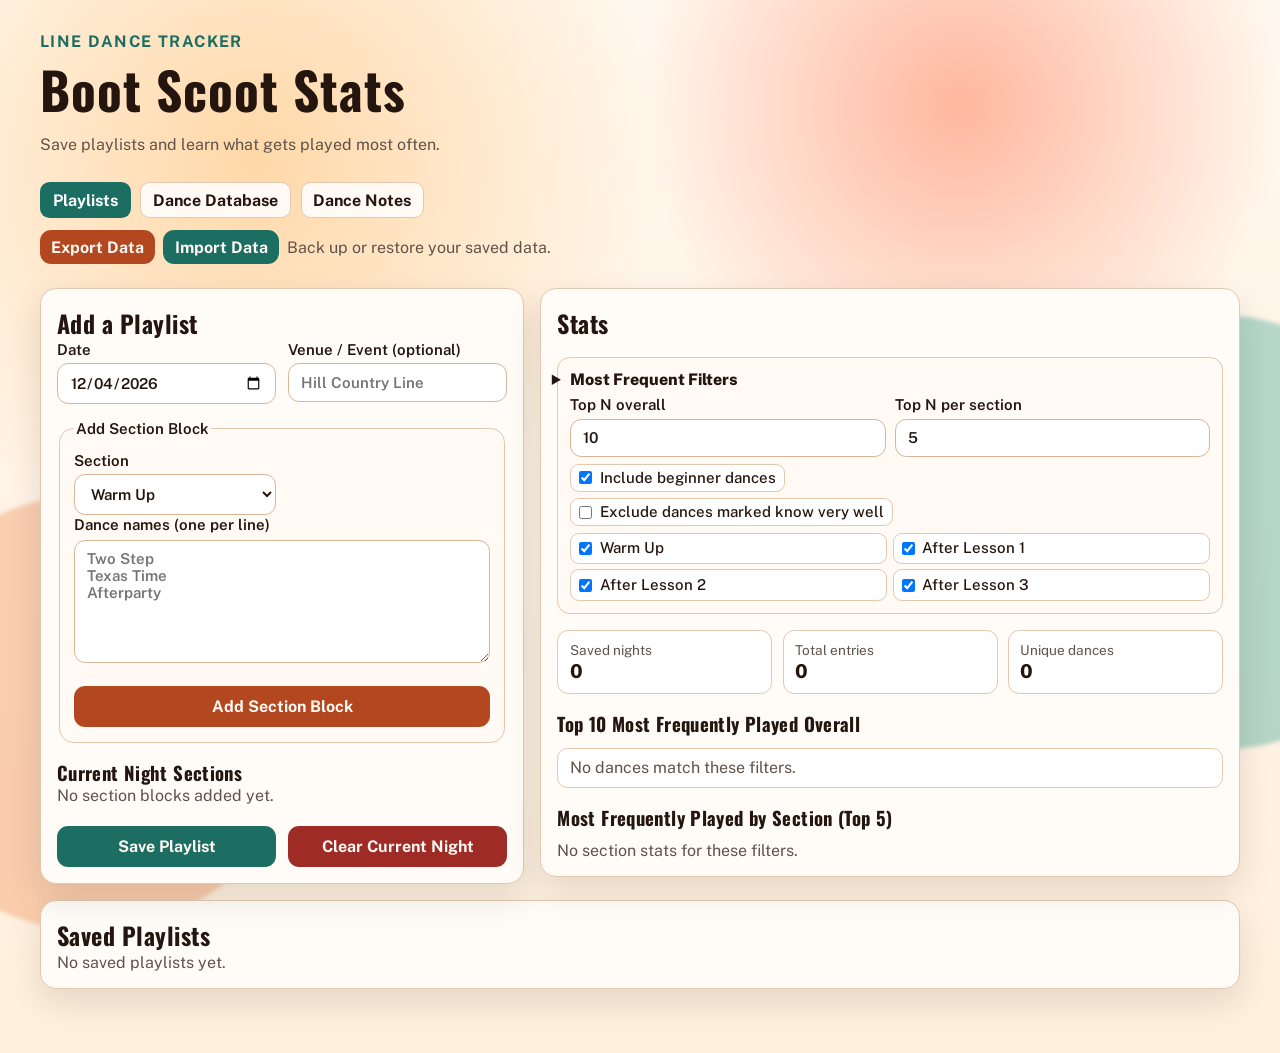
<file: index.html>
<!doctype html>
<html lang="en">
  <head>
    <meta charset="UTF-8" />
    <meta name="viewport" content="width=device-width, initial-scale=1.0" />
    <title>Boot Scoot Stats</title>
    <link rel="preconnect" href="https://fonts.googleapis.com" />
    <link rel="preconnect" href="https://fonts.gstatic.com" crossorigin />
    <link
      href="https://fonts.googleapis.com/css2?family=Oswald:wght@400;500;700&family=Public+Sans:wght@300;400;600;800&display=swap"
      rel="stylesheet"
    />
    <link rel="stylesheet" href="styles.css" />
  </head>
  <body>
    <div class="bg-shape bg-shape-left" aria-hidden="true"></div>
    <div class="bg-shape bg-shape-right" aria-hidden="true"></div>

    <header class="site-header">
      <div>
        <p class="eyebrow">Line Dance Tracker</p>
        <h1>Boot Scoot Stats</h1>
        <p class="subtitle">Save playlists and learn what gets played most often.</p>
      </div>
      <nav class="top-nav">
        <a href="index.html" class="active">Playlists</a>
        <a href="dance-database.html">Dance Database</a>
        <a href="dance-notes.html">Dance Notes</a>
      </nav>
      <div class="data-tools">
        <button type="button" id="export-data-btn" class="secondary">Export Data</button>
        <button type="button" id="import-data-btn">Import Data</button>
        <input type="file" id="import-data-file" accept="application/json" class="hidden" />
        <p id="data-tools-status" class="muted">Back up or restore your saved data.</p>
      </div>
    </header>

    <main class="layout">
      <section class="panel input-panel">
        <h2>Add a Playlist</h2>

        <form id="playlist-form">
          <div class="field-grid">
            <label>
              Date
              <input type="date" id="playlist-date" required />
            </label>

            <label>
              Venue / Event (optional)
              <input type="text" id="playlist-venue" placeholder="Hill Country Line" />
            </label>
          </div>

          <fieldset class="entry-builder">
            <legend>Add Section Block</legend>
            <div class="field-grid">
              <label>
                Section
                <select id="section-select">
                  <option value="Warm Up">Warm Up</option>
                  <option value="After Lesson 1">After Lesson 1</option>
                  <option value="After Lesson 2">After Lesson 2</option>
                  <option value="After Lesson 3">After Lesson 3</option>
                  <option value="Custom">Custom...</option>
                </select>
              </label>

              <label id="custom-section-wrap" class="hidden">
                Custom section name
                <input type="text" id="custom-section" placeholder="Section name" />
              </label>
            </div>

            <label>
              Dance names (one per line)
              <textarea id="dance-lines" rows="6" placeholder="Two Step&#10;Texas Time&#10;Afterparty"></textarea>
            </label>

            <div class="entry-actions">
              <button type="button" id="add-lines-btn" class="secondary">Add Section Block</button>
            </div>
          </fieldset>

          <div class="current-list-wrap">
            <h3>Current Night Sections</h3>
            <p id="empty-current" class="muted">No section blocks added yet.</p>
            <div id="current-sections" class="section-list"></div>
          </div>

          <div class="form-actions">
            <button type="submit">Save Playlist</button>
            <button type="button" id="clear-current" class="danger">Clear Current Night</button>
          </div>
        </form>
      </section>

      <section class="panel stats-panel">
        <div class="stats-header">
          <h2>Stats</h2>
        </div>

        <details class="stats-filters" id="stats-filters" open>
          <summary>Most Frequent Filters</summary>
          <div id="stats-filters-body">
            <div class="field-grid">
              <label>
                Top N overall
                <input type="number" id="stats-top-n" min="1" max="50" value="10" />
              </label>
              <label>
                Top N per section
                <input type="number" id="stats-section-top-n" min="1" max="20" value="5" />
              </label>
            </div>
            <div class="stats-inline-row">
              <label class="stats-section-option">
                <input type="checkbox" id="stats-include-beginner" checked />
                <span>Include beginner dances</span>
              </label>
            </div>
            <div class="stats-inline-row">
              <label class="stats-section-option">
                <input type="checkbox" id="stats-exclude-know-well" />
                <span>Exclude dances marked know very well</span>
              </label>
            </div>
            <div id="stats-sections-filter" class="stats-sections-filter"></div>
          </div>
        </details>

        <div id="summary-cards" class="summary-cards"></div>

        <div class="stats-group">
          <h3 id="top-dances-title">Top 10 Most Frequently Played Overall</h3>
          <ul id="top-dances" class="rank-list"></ul>
        </div>

        <div class="stats-group">
          <h3 id="section-top-dances-title">Most Frequently Played by Section (Top 5)</h3>
          <div id="section-top-dances" class="by-section-list"></div>
        </div>
      </section>
    </main>

    <section class="panel history-panel">
      <div class="history-header">
        <h2>Saved Playlists</h2>
      </div>
      <div id="saved-playlists" class="history-list"></div>
    </section>

    <script src="data-store.js"></script>
    <script src="data-tools.js"></script>
    <script src="app.js"></script>
  </body>
</html>
</file>
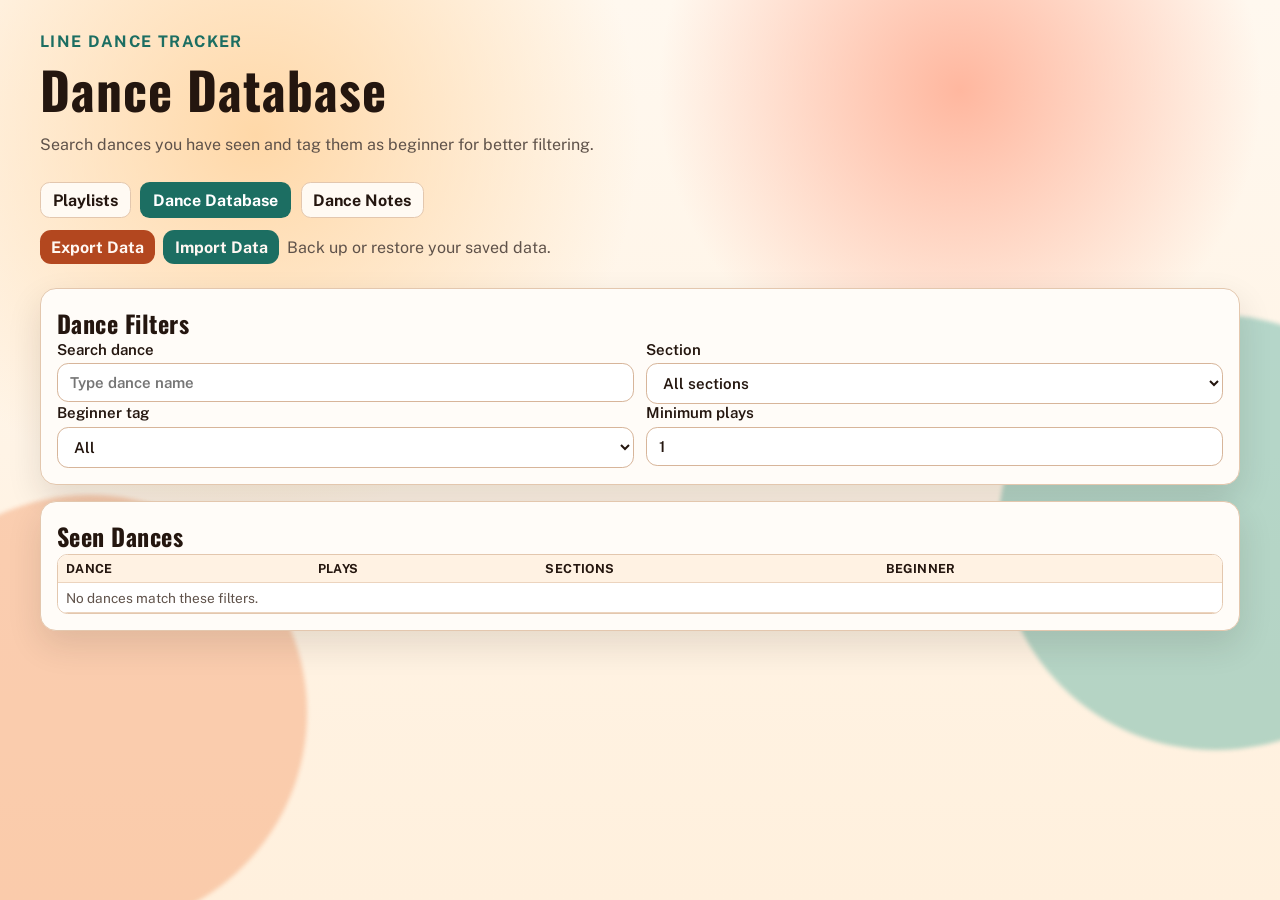
<file: dance-database.html>
<!doctype html>
<html lang="en">
  <head>
    <meta charset="UTF-8" />
    <meta name="viewport" content="width=device-width, initial-scale=1.0" />
    <title>Dance Database</title>
    <link rel="preconnect" href="https://fonts.googleapis.com" />
    <link rel="preconnect" href="https://fonts.gstatic.com" crossorigin />
    <link
      href="https://fonts.googleapis.com/css2?family=Oswald:wght@400;500;700&family=Public+Sans:wght@300;400;600;800&display=swap"
      rel="stylesheet"
    />
    <link rel="stylesheet" href="styles.css" />
  </head>
  <body>
    <div class="bg-shape bg-shape-left" aria-hidden="true"></div>
    <div class="bg-shape bg-shape-right" aria-hidden="true"></div>

    <header class="site-header">
      <div>
        <p class="eyebrow">Line Dance Tracker</p>
        <h1>Dance Database</h1>
        <p class="subtitle">Search dances you have seen and tag them as beginner for better filtering.</p>
      </div>
      <nav class="top-nav">
        <a href="index.html">Playlists</a>
        <a href="dance-database.html" class="active">Dance Database</a>
        <a href="dance-notes.html">Dance Notes</a>
      </nav>
      <div class="data-tools">
        <button type="button" id="export-data-btn" class="secondary">Export Data</button>
        <button type="button" id="import-data-btn">Import Data</button>
        <input type="file" id="import-data-file" accept="application/json" class="hidden" />
        <p id="data-tools-status" class="muted">Back up or restore your saved data.</p>
      </div>
    </header>

    <main class="single-layout">
      <section class="panel">
        <h2>Dance Filters</h2>
        <div class="field-grid">
          <label>
            Search dance
            <input type="text" id="db-search" placeholder="Type dance name" />
          </label>
          <label>
            Section
            <select id="db-section-filter">
              <option value="all">All sections</option>
            </select>
          </label>
        </div>
        <div class="field-grid">
          <label>
            Beginner tag
            <select id="db-beginner-filter">
              <option value="all">All</option>
              <option value="beginner_only">Beginner only</option>
              <option value="exclude_beginner">Exclude beginner</option>
            </select>
          </label>
          <label>
            Minimum plays
            <input type="number" id="db-min-plays" min="1" max="99" value="1" />
          </label>
        </div>
      </section>

      <section class="panel">
        <h2>Seen Dances</h2>
        <div class="db-table-wrap">
          <table class="db-table">
            <thead>
              <tr>
                <th>Dance</th>
                <th>Plays</th>
                <th>Sections</th>
                <th>Beginner</th>
              </tr>
            </thead>
            <tbody id="db-results"></tbody>
          </table>
        </div>
      </section>
    </main>

    <script src="data-store.js"></script>
    <script src="data-tools.js"></script>
    <script src="dance-database.js"></script>
  </body>
</html>
</file>
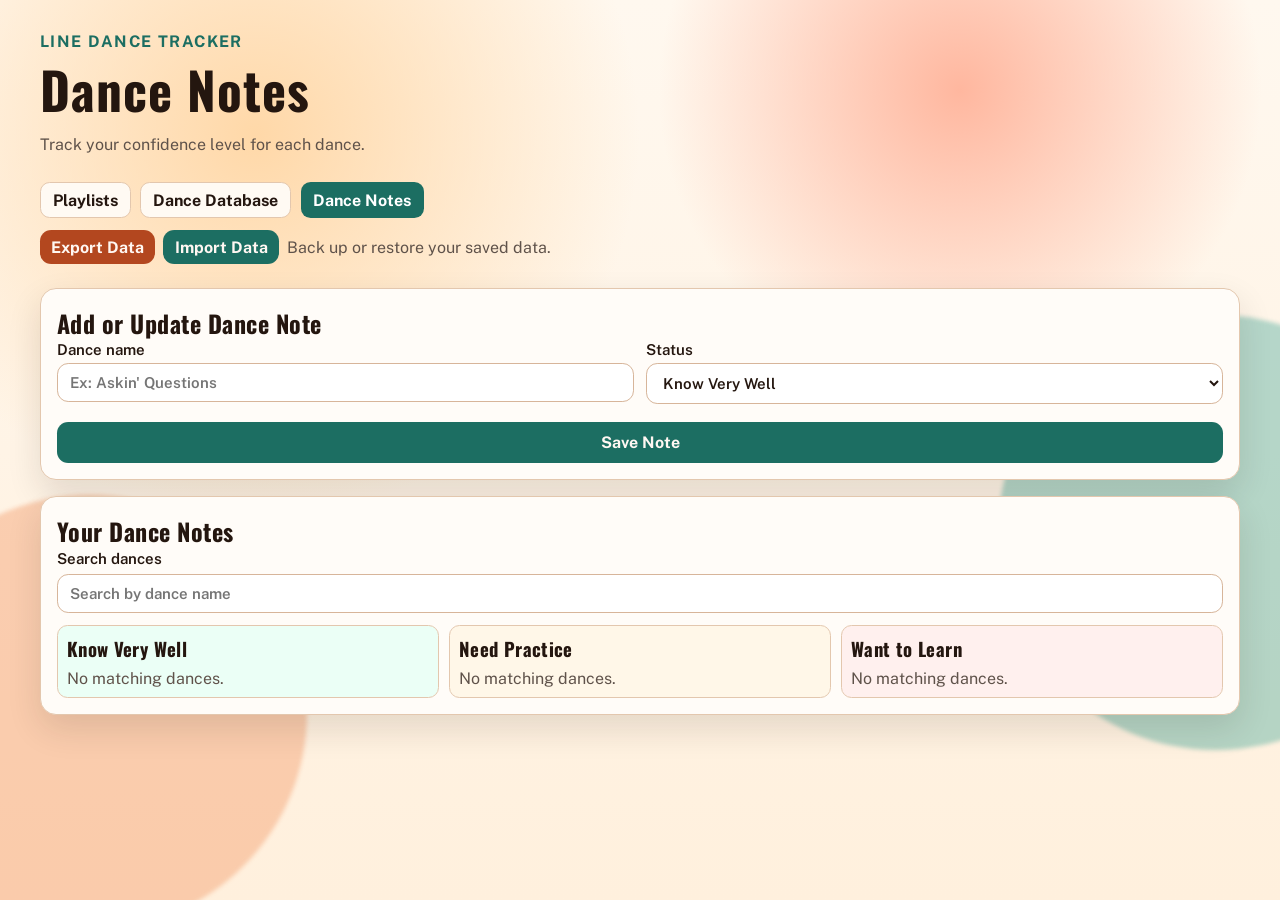
<file: dance-notes.html>
<!doctype html>
<html lang="en">
  <head>
    <meta charset="UTF-8" />
    <meta name="viewport" content="width=device-width, initial-scale=1.0" />
    <title>Dance Notes</title>
    <link rel="preconnect" href="https://fonts.googleapis.com" />
    <link rel="preconnect" href="https://fonts.gstatic.com" crossorigin />
    <link
      href="https://fonts.googleapis.com/css2?family=Oswald:wght@400;500;700&family=Public+Sans:wght@300;400;600;800&display=swap"
      rel="stylesheet"
    />
    <link rel="stylesheet" href="styles.css" />
  </head>
  <body>
    <div class="bg-shape bg-shape-left" aria-hidden="true"></div>
    <div class="bg-shape bg-shape-right" aria-hidden="true"></div>

    <header class="site-header">
      <div>
        <p class="eyebrow">Line Dance Tracker</p>
        <h1>Dance Notes</h1>
        <p class="subtitle">Track your confidence level for each dance.</p>
      </div>
      <nav class="top-nav">
        <a href="index.html">Playlists</a>
        <a href="dance-database.html">Dance Database</a>
        <a href="dance-notes.html" class="active">Dance Notes</a>
      </nav>
      <div class="data-tools">
        <button type="button" id="export-data-btn" class="secondary">Export Data</button>
        <button type="button" id="import-data-btn">Import Data</button>
        <input type="file" id="import-data-file" accept="application/json" class="hidden" />
        <p id="data-tools-status" class="muted">Back up or restore your saved data.</p>
      </div>
    </header>

    <main class="single-layout">
      <section class="panel">
        <h2>Add or Update Dance Note</h2>
        <form id="note-form" class="note-form">
          <div class="field-grid">
            <label>
              Dance name
              <input
                type="text"
                id="note-dance-name"
                list="notes-dance-suggestions"
                placeholder="Ex: Askin' Questions"
                required
              />
              <datalist id="notes-dance-suggestions"></datalist>
            </label>
            <label>
              Status
              <select id="note-status">
                <option value="know_well">Know Very Well</option>
                <option value="need_practice">Need Practice</option>
                <option value="want_to_learn">Want to Learn</option>
              </select>
            </label>
          </div>
          <button type="submit">Save Note</button>
        </form>
      </section>

      <section class="panel">
        <h2>Your Dance Notes</h2>
        <label>
          Search dances
          <input type="text" id="notes-search" placeholder="Search by dance name" />
        </label>
        <div class="notes-columns">
          <article class="note-lane know-lane">
            <h3>Know Very Well</h3>
            <div id="notes-know-well" class="compact-list"></div>
          </article>
          <article class="note-lane practice-lane">
            <h3>Need Practice</h3>
            <div id="notes-need-practice" class="compact-list"></div>
          </article>
          <article class="note-lane learn-lane">
            <h3>Want to Learn</h3>
            <div id="notes-want-to-learn" class="compact-list"></div>
          </article>
        </div>
      </section>
    </main>

    <script src="data-store.js"></script>
    <script src="data-tools.js"></script>
    <script src="notes.js"></script>
  </body>
</html>
</file>
<file: styles.css>
:root {
  --bg: #fff4e6;
  --paper: #fffcf8;
  --ink: #24160f;
  --accent: #b3471f;
  --accent-2: #1c6e62;
  --danger: #9e2b25;
  --muted: #5f524a;
  --line: #e3c7ae;
  --shadow: 0 14px 34px rgba(36, 22, 15, 0.12);
}

* {
  box-sizing: border-box;
}

body {
  margin: 0;
  padding: 2rem 1rem 4rem;
  font-family: "Public Sans", "Avenir Next", "Segoe UI", sans-serif;
  color: var(--ink);
  background:
    radial-gradient(circle at 20% 15%, #ffd8a8 0%, transparent 30%),
    radial-gradient(circle at 75% 10%, #ffb79f 0%, transparent 24%),
    linear-gradient(180deg, #fff8ef 0%, #fff0dd 100%);
  min-height: 100vh;
}

.bg-shape {
  position: fixed;
  z-index: -1;
  width: 34vw;
  height: 34vw;
  border-radius: 999px;
  filter: blur(2px);
  opacity: 0.35;
  animation: float 8s ease-in-out infinite alternate;
}

.bg-shape-left {
  background: #f0874e;
  left: -10vw;
  top: 55vh;
}

.bg-shape-right {
  background: #2b9e8f;
  right: -12vw;
  top: 35vh;
  animation-delay: 1.5s;
}

.site-header {
  max-width: 1200px;
  margin: 0 auto 1.5rem;
  display: grid;
  gap: 0.75rem;
}

.eyebrow {
  margin: 0;
  font-weight: 700;
  letter-spacing: 0.09em;
  text-transform: uppercase;
  color: var(--accent-2);
}

h1,
h2,
h3 {
  margin: 0;
  font-family: "Oswald", "Franklin Gothic Medium", sans-serif;
  letter-spacing: 0.02em;
}

h1 {
  font-size: clamp(2rem, 4vw, 3.2rem);
}

.subtitle {
  margin-top: 0.5rem;
  max-width: 64ch;
  color: var(--muted);
}

.top-nav {
  display: flex;
  gap: 0.6rem;
  flex-wrap: wrap;
}

.top-nav a {
  text-decoration: none;
  padding: 0.48rem 0.74rem;
  border: 1px solid var(--line);
  border-radius: 0.6rem;
  color: var(--ink);
  font-weight: 700;
  background: #fffaf3;
}

.top-nav a.active {
  background: var(--accent-2);
  color: #fff;
  border-color: transparent;
}

.data-tools {
  display: grid;
  gap: 0.5rem;
  grid-template-columns: auto auto 1fr;
  align-items: center;
}

.data-tools button {
  width: auto;
  margin-top: 0;
  padding: 0.45rem 0.7rem;
}

.layout {
  max-width: 1200px;
  margin: 0 auto;
  display: grid;
  gap: 1rem;
  grid-template-columns: 0.9fr 1.3fr;
  align-items: start;
}

.single-layout {
  max-width: 1200px;
  margin: 0 auto;
  display: grid;
  gap: 1rem;
}

.panel {
  background: var(--paper);
  border: 1px solid var(--line);
  border-radius: 1rem;
  padding: 1rem;
  box-shadow: var(--shadow);
}

.input-panel {
  align-self: start;
}

label,
legend {
  font-weight: 600;
  font-size: 0.94rem;
}

input,
select,
textarea,
button {
  width: 100%;
  margin-top: 0.35rem;
  border-radius: 0.7rem;
  border: 1px solid #d7b59a;
  font: inherit;
  color: inherit;
}

input,
select,
textarea {
  padding: 0.62rem 0.75rem;
  background: #fff;
}

textarea {
  resize: vertical;
}

button {
  background: var(--accent-2);
  color: #fff7f2;
  border: none;
  cursor: pointer;
  font-weight: 700;
  padding: 0.7rem 0.9rem;
  transition: transform 0.18s ease;
}

button:hover {
  transform: translateY(-1px);
}

button:active {
  transform: translateY(1px);
}

button.secondary {
  background: var(--accent);
}

button.danger {
  background: var(--danger);
}

.field-grid {
  display: grid;
  grid-template-columns: 1fr 1fr;
  gap: 0.75rem;
}

.entry-builder {
  margin-top: 1rem;
  border: 1px solid var(--line);
  border-radius: 0.9rem;
  padding: 0.9rem;
  background: #fffaf3;
}

.entry-actions {
  margin-top: 0.8rem;
  display: grid;
  grid-template-columns: 1fr;
  gap: 0.75rem;
}

.current-list-wrap {
  margin-top: 1rem;
}

.section-list,
.history-list,
.by-section-list {
  display: grid;
  gap: 0.65rem;
}

.section-card {
  padding: 0.7rem;
  border-radius: 0.75rem;
  border: 1px solid var(--line);
  background: #fff;
}

.section-card.compact {
  background: #fffaf3;
}

.section-title {
  margin: 0;
  font-weight: 800;
  font-size: 1.02rem;
}

.section-meta {
  margin: 0.15rem 0 0;
  color: var(--muted);
  font-size: 0.9rem;
}

.mini-dance-list {
  margin: 0.6rem 0 0;
  padding-left: 1.1rem;
  display: grid;
  gap: 0.25rem;
}

.history-actions {
  margin-top: 0.7rem;
  display: grid;
  gap: 0.55rem;
  grid-template-columns: repeat(2, minmax(0, 1fr));
}

.section-editor,
.playlist-editor {
  margin-top: 0.75rem;
  border-top: 1px dashed var(--line);
  padding-top: 0.75rem;
  display: grid;
  gap: 0.65rem;
}

.section-picker,
.section-picker-inline,
.edit-sections-wrap,
.stats-group {
  display: grid;
  gap: 0.65rem;
}

.edit-block {
  border: 1px solid var(--line);
  border-radius: 0.7rem;
  background: #fffaf3;
  padding: 0.65rem;
  display: grid;
  gap: 0.5rem;
}

.stats-panel {
  display: grid;
  gap: 1rem;
}

.stats-header {
  display: flex;
  align-items: center;
  justify-content: space-between;
  gap: 0.8rem;
}

.stats-filters {
  border: 1px solid var(--line);
  border-radius: 0.8rem;
  padding: 0.75rem;
  background: #fffaf3;
  display: grid;
  gap: 0.65rem;
}

.stats-filters > summary {
  cursor: pointer;
  font-weight: 800;
  list-style: disclosure-closed;
}

.stats-filters > summary::-webkit-details-marker {
  display: initial;
}

.stats-filters > summary + * {
  margin-top: 0.45rem;
}

#stats-filters-body {
  display: grid;
  gap: 0.4rem;
}

.stats-filters .field-grid {
  gap: 0.55rem;
}

.stats-inline-row {
  display: flex;
  align-items: center;
}

.stats-inline-row .stats-section-option {
  width: fit-content;
  min-width: 0;
  padding-top: 0.25rem;
  padding-bottom: 0.25rem;
}

.stats-sections-filter {
  display: grid;
  grid-template-columns: repeat(2, minmax(0, 1fr));
  gap: 0.35rem;
}

.stats-section-option {
  display: flex;
  align-items: center;
  gap: 0.45rem;
  border: 1px solid var(--line);
  border-radius: 0.55rem;
  background: #fff;
  padding: 0.35rem 0.5rem;
  margin-top: 0;
  font-weight: 500;
  line-height: 1.2;
}

.stats-section-option input {
  width: auto;
  margin: 0;
}

.summary-cards {
  display: grid;
  grid-template-columns: repeat(3, minmax(0, 1fr));
  gap: 0.65rem;
}

.card {
  padding: 0.7rem;
  border-radius: 0.7rem;
  background: #fff;
  border: 1px solid var(--line);
}

.card-title {
  margin: 0;
  font-size: 0.85rem;
  color: var(--muted);
}

.card-value {
  margin: 0.15rem 0 0;
  font-size: 1.2rem;
  font-weight: 800;
}

.rank-list {
  list-style: none;
  margin: 0;
  padding: 0;
  display: grid;
  gap: 0.55rem;
}

.rank-list li {
  padding: 0.6rem 0.7rem;
  border-radius: 0.65rem;
  border: 1px solid var(--line);
  background: #fff;
  display: grid;
  gap: 0.4rem;
}

.bar-wrap {
  background: #f4dfcb;
  border-radius: 999px;
  height: 0.6rem;
  overflow: hidden;
}

.bar {
  height: 100%;
  background: linear-gradient(90deg, var(--accent), #f07f4f);
}

.form-actions {
  margin-top: 1rem;
  display: grid;
  grid-template-columns: 1fr 1fr;
  gap: 0.75rem;
}

.history-panel {
  max-width: 1200px;
  margin: 1rem auto 0;
}

.history-panel .history-list {
  grid-template-columns: repeat(2, minmax(0, 1fr));
  gap: 0.5rem;
  align-items: start;
}

.history-item {
  border: 1px solid var(--line);
  background: #fff;
  border-radius: 0.8rem;
  padding: 0.75rem;
  display: grid;
  gap: 0.6rem;
}

.history-panel .history-item {
  padding: 0.55rem 0.65rem;
  gap: 0.4rem;
  align-self: start;
}

.history-main {
  display: grid;
  gap: 0.15rem;
}

.history-date {
  margin: 0;
  font-weight: 800;
}

.history-panel .history-date {
  font-size: 0.98rem;
  line-height: 1.15;
}

.history-venue,
.history-count,
.muted {
  margin: 0;
  color: var(--muted);
}

.history-panel .history-venue,
.history-panel .history-count,
.history-panel summary {
  font-size: 0.84rem;
  line-height: 1.2;
}

.history-panel .history-actions {
  margin-top: 0.2rem;
  gap: 0.4rem;
}

.history-panel .history-actions button {
  margin-top: 0;
  padding: 0.45rem 0.6rem;
  font-size: 0.82rem;
}

.grouped-sections {
  margin-top: 0.65rem;
  display: grid;
  gap: 0.55rem;
}

.history-panel .grouped-sections {
  margin-top: 0.4rem;
  gap: 0.4rem;
}

.history-panel .section-card.compact {
  padding: 0.45rem 0.55rem;
}

.history-panel .mini-dance-list {
  margin-top: 0.35rem;
  gap: 0.15rem;
}

.note-form {
  display: grid;
  gap: 0.75rem;
}

.notes-columns {
  margin-top: 0.8rem;
  display: grid;
  grid-template-columns: repeat(3, minmax(0, 1fr));
  gap: 0.65rem;
}

.note-lane {
  border: 1px solid var(--line);
  border-radius: 0.65rem;
  padding: 0.55rem;
  background: #fff;
}

.know-lane {
  background: #ebfff6;
}

.practice-lane {
  background: #fff7e8;
}

.learn-lane {
  background: #fff0ee;
}

.compact-list {
  margin-top: 0.45rem;
  display: grid;
  gap: 0.35rem;
  max-height: 58vh;
  overflow: auto;
}

.compact-row {
  border: 1px solid var(--line);
  border-radius: 0.5rem;
  background: #fff;
  padding: 0.3rem 0.42rem;
  display: grid;
  grid-template-columns: 1fr auto;
  gap: 0.25rem;
  align-items: center;
}

.compact-row.dragging {
  opacity: 0.6;
}

.compact-row-title {
  margin: 0;
  font-size: 0.88rem;
  font-weight: 700;
  line-height: 1.2;
}

.db-table-wrap {
  overflow: auto;
  max-height: 66vh;
  border: 1px solid var(--line);
  border-radius: 0.65rem;
}

.db-table {
  width: 100%;
  border-collapse: collapse;
  background: #fff;
}

.db-table th,
.db-table td {
  border-bottom: 1px solid #ecd4be;
  padding: 0.4rem 0.5rem;
  text-align: left;
  vertical-align: top;
  font-size: 0.85rem;
}

.db-table th {
  position: sticky;
  top: 0;
  z-index: 1;
  background: #fff2e3;
  font-size: 0.78rem;
  text-transform: uppercase;
  letter-spacing: 0.03em;
}

.db-beginner-toggle {
  display: inline-flex;
  align-items: center;
  gap: 0.35rem;
  margin: 0;
  padding: 0;
  border: 0;
  background: transparent;
  font-size: 0.8rem;
}

.db-beginner-toggle input {
  width: auto;
  margin: 0;
}

.icon-delete {
  margin-top: 0;
  width: 1.5rem;
  height: 1.5rem;
  border-radius: 0.45rem;
  border: 1px solid #e6c8b1;
  background: #fff7f1;
  color: #8a3b26;
  font-size: 0.82rem;
  line-height: 1;
  padding: 0;
  display: inline-grid;
  place-items: center;
}

.icon-delete:hover {
  background: #ffe9dd;
}

.compact-list.drag-over {
  outline: 2px dashed #c97d49;
  outline-offset: 2px;
  border-radius: 0.5rem;
}

.hidden {
  display: none;
}

@keyframes float {
  from {
    transform: translateY(0px);
  }
  to {
    transform: translateY(-18px);
  }
}

@media (max-width: 980px) {
  .layout,
  .field-grid,
  .form-actions,
  .summary-cards,
  .stats-sections-filter,
  .history-actions,
  .notes-columns,
  .data-tools {
    grid-template-columns: 1fr;
  }

  .history-panel .history-list {
    grid-template-columns: 1fr;
  }

  .compact-list {
    max-height: none;
  }
}
</file>
